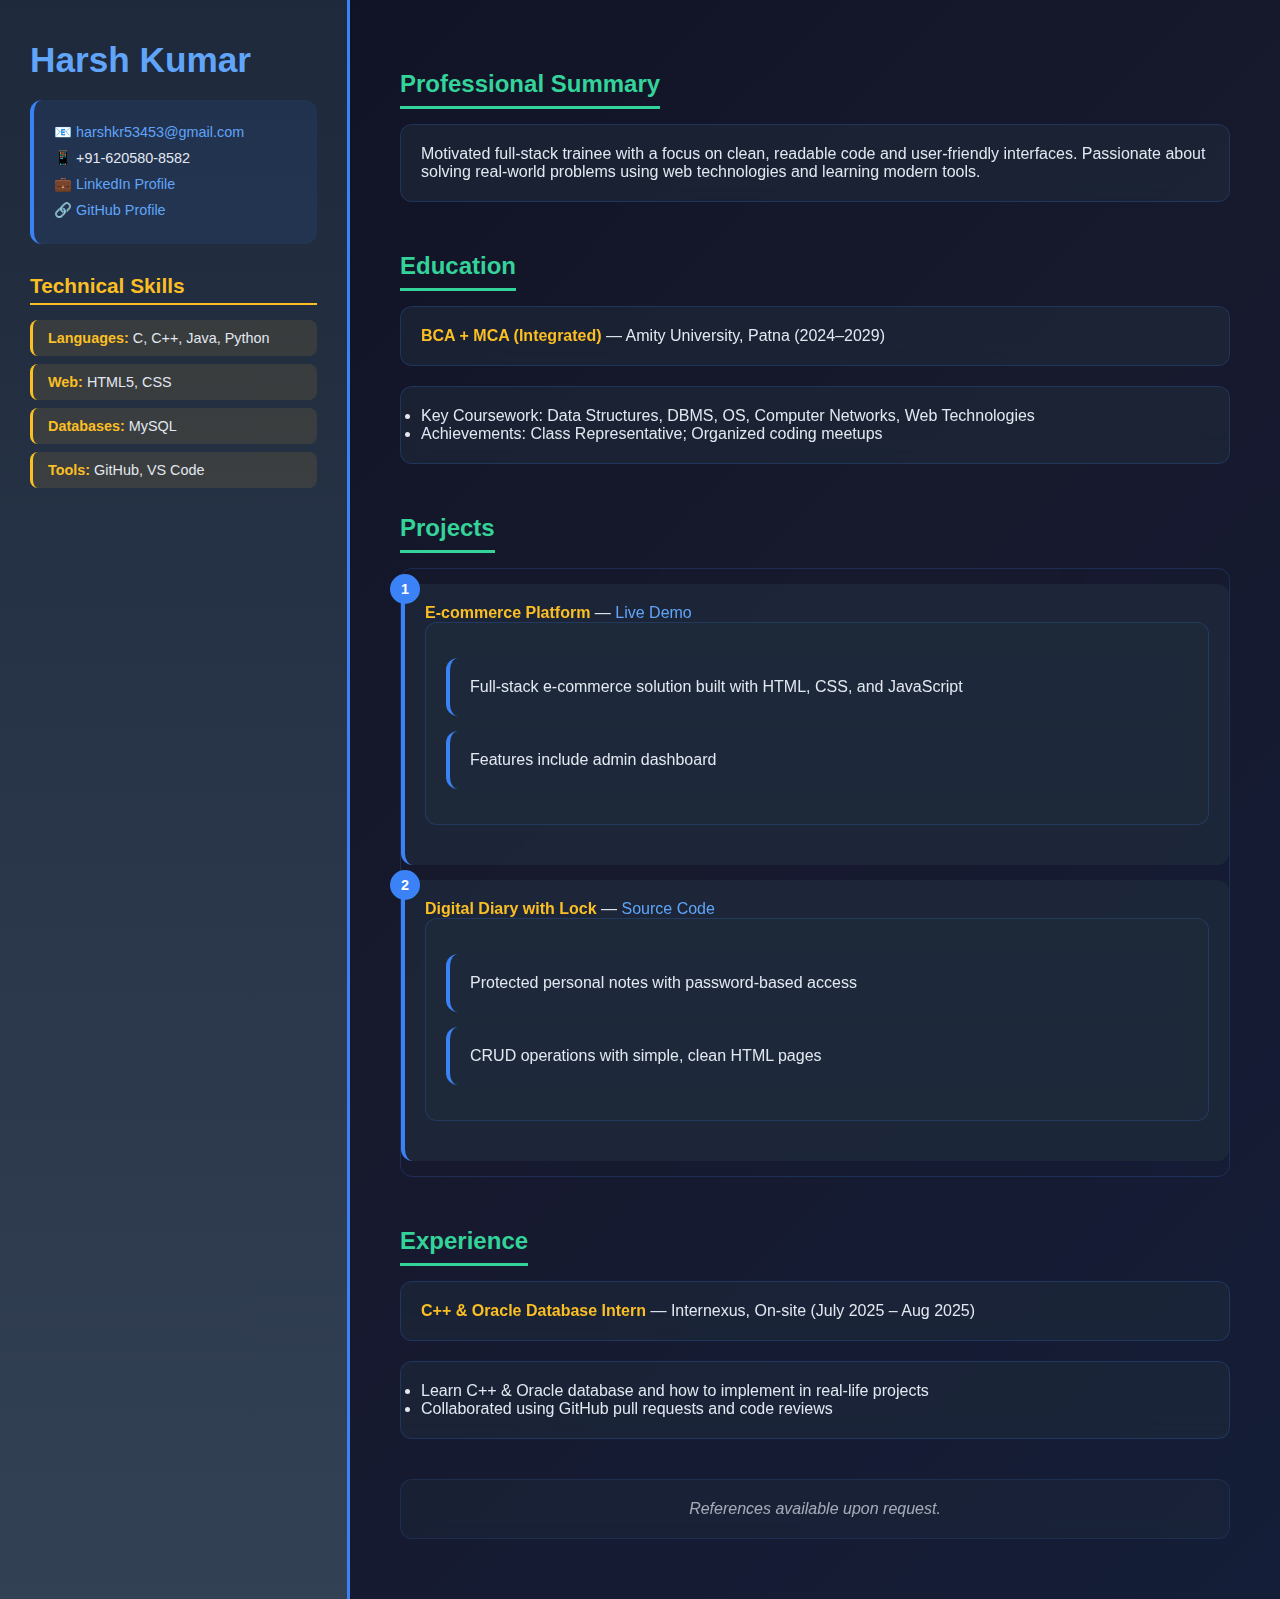
<file: resume.html>
<!DOCTYPE html>
<html lang="en">
<head>
  <meta charset="UTF-8" />
  <meta name="viewport" content="width=device-width, initial-scale=1.0" />
  <title>Harsh-Resume</title>
  <link rel="stylesheet" href="resume.css">
</head>
<body>
  <div class="resume-container">
    <!-- Sidebar -->
    <div class="sidebar">
      <h1>Harsh Kumar</h1>
      
      <div class="contact">
        <p>
          📧 <a href="mailto:harshkr53453@gmail.com">harshkr53453@gmail.com</a><br>
          📱 +91-620580-8582<br>
          💼 <a href="https://www.linkedin.com/in/harsh-bca" target="_blank">LinkedIn Profile</a><br>
          🔗 <a href="https://github.com/harshcodeing1234" target="_blank">GitHub Profile</a>
        </p>
      </div>

      <div class="skills">
        <h2>Technical Skills</h2>
        <ul>
          <li><strong>Languages:</strong> C, C++, Java, Python</li>
          <li><strong>Web:</strong> HTML5, CSS</li>
          <li><strong>Databases:</strong> MySQL</li>
          <li><strong>Tools:</strong> GitHub, VS Code</li>
        </ul>
      </div>
    </div>

    <!-- Main Content -->
    <div class="main-content">
      <h2>Professional Summary</h2>
      <p>
        Motivated full‑stack trainee with a focus on clean, readable code and user‑friendly interfaces.
        Passionate about solving real‑world problems using web technologies and learning modern tools.
      </p>

      <h2>Education</h2>
      <p>
        <strong>BCA + MCA (Integrated)</strong> — Amity University, Patna (2024–2029)
      </p>
      <ul>
        <li>Key Coursework: Data Structures, DBMS, OS, Computer Networks, Web Technologies</li>
        <li>Achievements: Class Representative; Organized coding meetups</li>
      </ul>

      <h2>Projects</h2>
      <ol>
        <li>
          <strong>E-commerce Platform</strong> —
          <a href="https://harshcodeing1234.github.io/Portfolio/amazon_clone.html" target="_blank">Live Demo</a>
          <ul>
            <li>Full-stack e-commerce solution built with HTML, CSS, and JavaScript</li>
            <li>Features include admin dashboard</li>
          </ul>
        </li>
        <li>
          <strong>Digital Diary with Lock</strong> —
          <a href="https://github.com/harshcodeing1234/Digital-diary.git" target="_blank">Source Code</a>
          <ul>
            <li>Protected personal notes with password‑based access</li>
            <li>CRUD operations with simple, clean HTML pages</li>
          </ul>
        </li>
      </ol>

      <h2>Experience</h2>
      <p>
        <strong>C++ & Oracle Database Intern</strong> — Internexus, On-site (July 2025 – Aug 2025)
      </p>
      <ul>
        <li>Learn C++ & Oracle database and how to implement in real-life projects</li>
        <li>Collaborated using GitHub pull requests and code reviews</li>
      </ul>

      <p style="text-align: center; margin-top: 40px; font-style: italic; opacity: 0.7;">
        References available upon request.
      </p>
    </div>
  </div>
</body>
</html>
</file>
<file: resume.css>
* {
  margin: 0;
  padding: 0;
  box-sizing: border-box;
}

body {
  font-family: 'Inter', 'Segoe UI', sans-serif;
  background: linear-gradient(135deg, #0f0f23 0%, #1a1a2e 50%, #16213e 100%);
  color: #e2e8f0;
  min-height: 100vh;
  padding: 0;
}

.resume-container {
  display: grid;
  grid-template-columns: 350px 1fr;
  min-height: 100vh;
  gap: 0;
}

/* Left Sidebar */
.sidebar {
  background: linear-gradient(180deg, #1e293b 0%, #334155 100%);
  padding: 40px 30px;
  border-right: 3px solid #3b82f6;
}

.sidebar h1 {
  font-size: 2.2rem;
  color: #60a5fa;
  margin-bottom: 10px;
  font-weight: 700;
}

.sidebar .contact {
  background: rgba(59, 130, 246, 0.1);
  padding: 20px;
  border-radius: 12px;
  margin: 20px 0;
  border-left: 4px solid #3b82f6;
}

.sidebar .contact p {
  font-size: 0.9rem;
  line-height: 1.8;
}

.sidebar .skills {
  margin-top: 30px;
}

.sidebar h2 {
  color: #fbbf24;
  font-size: 1.3rem;
  margin-bottom: 15px;
  border-bottom: 2px solid #fbbf24;
  padding-bottom: 5px;
}

.sidebar ul {
  list-style: none;
}

.sidebar li {
  background: rgba(251, 191, 36, 0.1);
  margin: 8px 0;
  padding: 10px 15px;
  border-radius: 8px;
  border-left: 3px solid #fbbf24;
  font-size: 0.9rem;
}

/* Main Content */
.main-content {
  padding: 40px 50px;
  background: rgba(15, 23, 42, 0.3);
}

.main-content h2 {
  color: #34d399;
  font-size: 1.5rem;
  margin: 30px 0 15px 0;
  border-bottom: 3px solid #34d399;
  padding-bottom: 8px;
  display: inline-block;
}

.main-content p, .main-content ul, .main-content ol {
  background: rgba(30, 41, 59, 0.6);
  padding: 20px;
  border-radius: 12px;
  margin-bottom: 20px;
  border: 1px solid rgba(59, 130, 246, 0.2);
  backdrop-filter: blur(10px);
}

.main-content ol li {
  background: rgba(30, 41, 59, 0.8);
  margin: 15px 0;
  padding: 20px;
  border-radius: 12px;
  border-left: 4px solid #3b82f6;
  list-style: none;
  position: relative;
}

.main-content ol {
  counter-reset: project-counter;
  padding: 0;
  background: none;
}

.main-content ol > li::before {
  counter-increment: project-counter;
  content: counter(project-counter);
  position: absolute;
  left: -15px;
  top: -10px;
  background: #3b82f6;
  color: white;
  width: 30px;
  height: 30px;
  border-radius: 50%;
  display: flex;
  align-items: center;
  justify-content: center;
  font-weight: bold;
  font-size: 0.9rem;
}

a {
  color: #60a5fa;
  text-decoration: none;
  font-weight: 500;
  transition: all 0.3s ease;
}

a:hover {
  color: #93c5fd;
  text-shadow: 0 0 8px rgba(96, 165, 250, 0.5);
}

strong {
  color: #fbbf24;
}

hr {
  border: none;
  height: 2px;
  background: linear-gradient(90deg, #3b82f6, #34d399, #fbbf24);
  margin: 25px 0;
  border-radius: 2px;
}

/* Responsive */
@media (max-width: 1024px) {
  .resume-container {
    grid-template-columns: 1fr;
  }
  
  .sidebar {
    border-right: none;
    border-bottom: 3px solid #3b82f6;
  }
  
  .main-content {
    padding: 30px;
  }
}

@media (max-width: 768px) {
  .sidebar, .main-content {
    padding: 20px;
  }
  
  .sidebar h1 {
    font-size: 1.8rem;
  }
  
  .main-content h2 {
    font-size: 1.3rem;
  }
}
</file>
